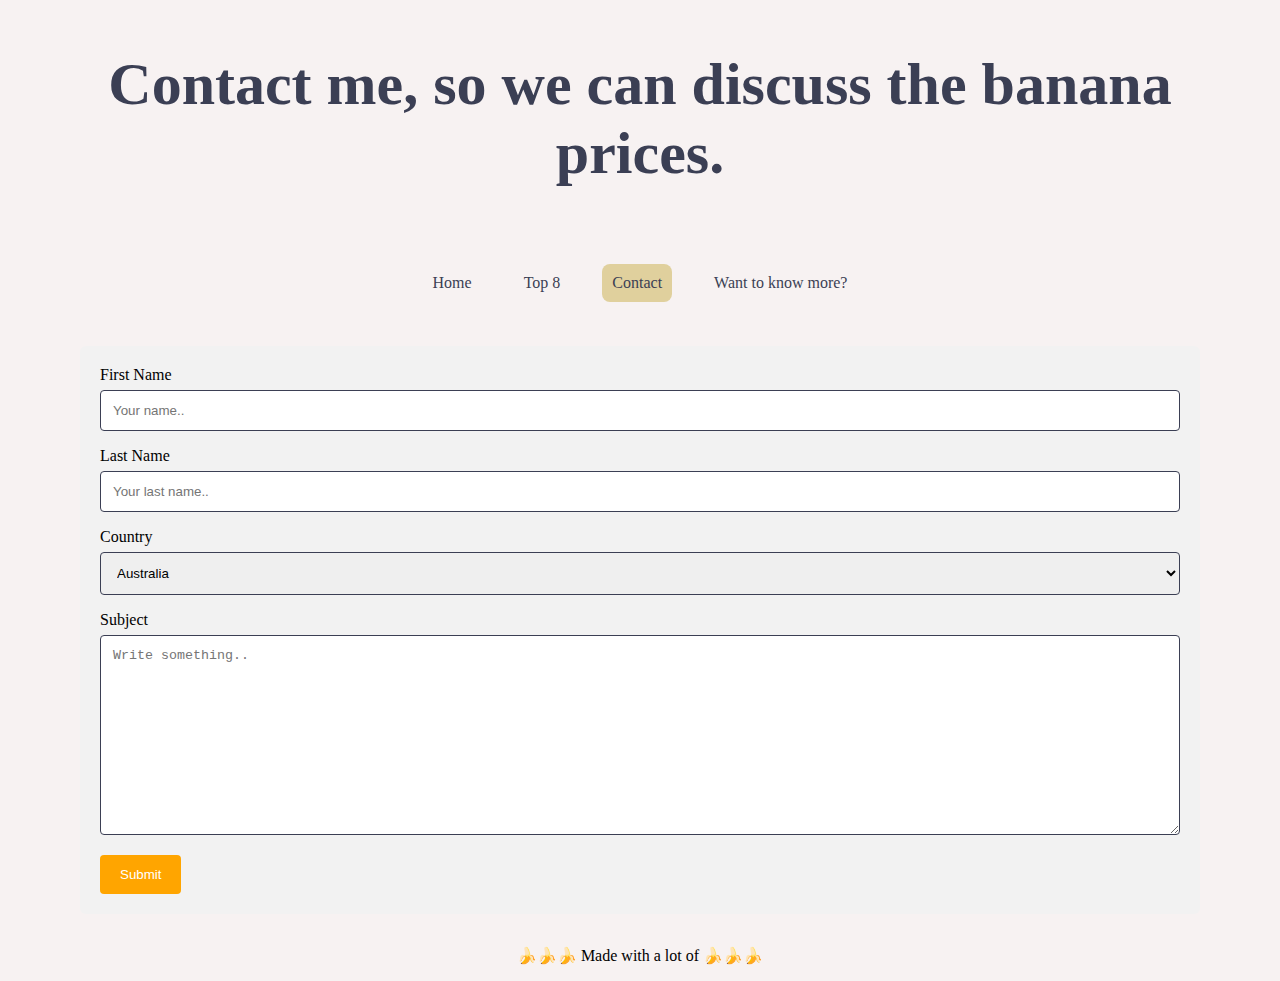
<file: contact.html>
<!DOCTYPE html>
<html>
<head>
	<link rel="stylesheet" href="style.css">
	<meta charset="utf-8">
	<meta name="viewport" content="width=device-width, initial-scale=1">
	<title></title>
</head>
<body>


<h2>Contact me, so we can discuss the banana prices.</h2>

<div class="container">
	<ul>
  <li><a href="index.html">Home</a></li>
  <li><a href="list.html">Top 8</a></li>
  <li><a class="active" href="contact.html">Contact</a></li>
  <li><a href="wanttoknowmore.html">Want to know more?</a></li>
</ul>
</div>




<div class="form">
  <form action="action_page.php">

    <label for="fname">First Name</label>
    <input type="text" id="fname" name="firstname" placeholder="Your name..">

    <label for="lname">Last Name</label>
    <input type="text" id="lname" name="lastname" placeholder="Your last name..">

    <label for="country">Country</label>
    <select id="country" name="country">
      <option value="australia">Australia</option>
      <option value="canada">Canada</option>
      <option value="usa">USA</option>
    </select>

    <label for="subject">Subject</label>
    <textarea id="subject" name="subject" placeholder="Write something.." style="height:200px"></textarea>

    <input type="submit" value="Submit">

  </form>
</div>







</body>


	<footer>
        <p>🍌🍌🍌 Made with a lot of 🍌🍌🍌</p>
    </footer>



</html>
</file>
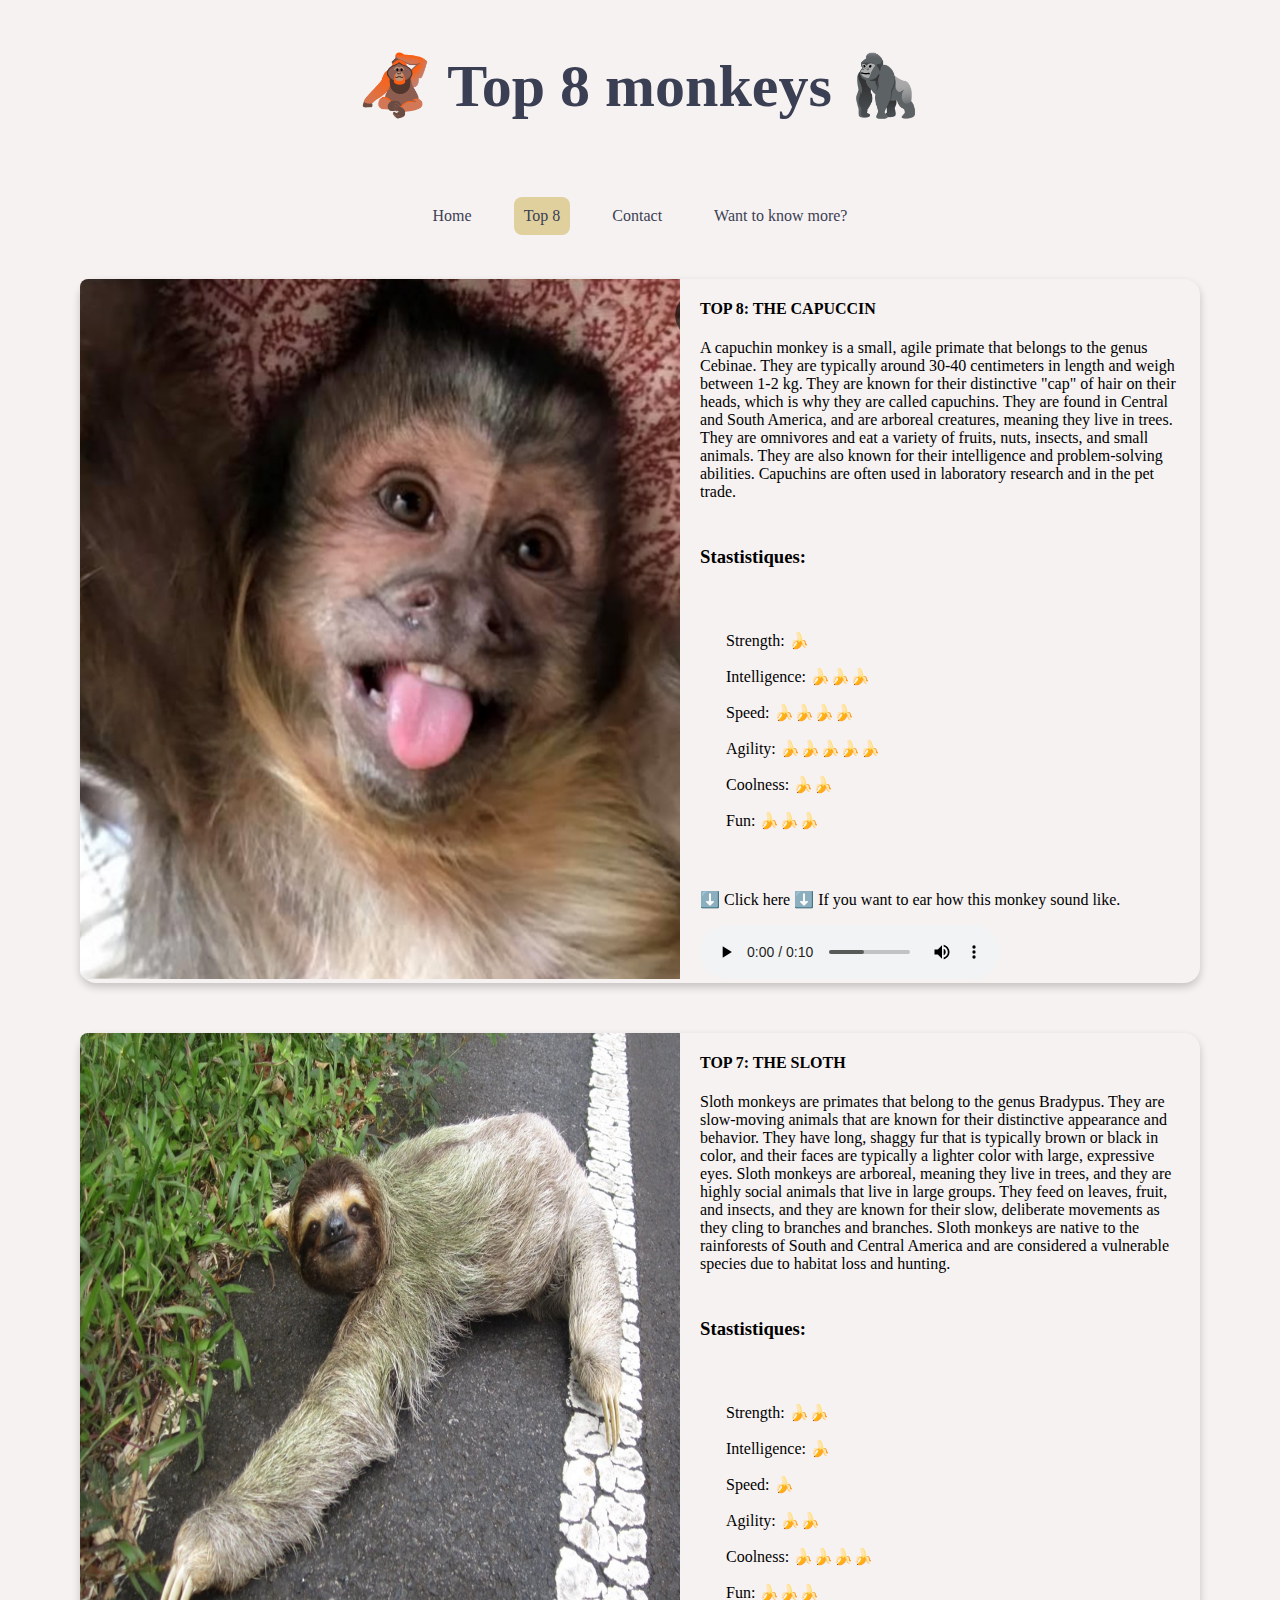
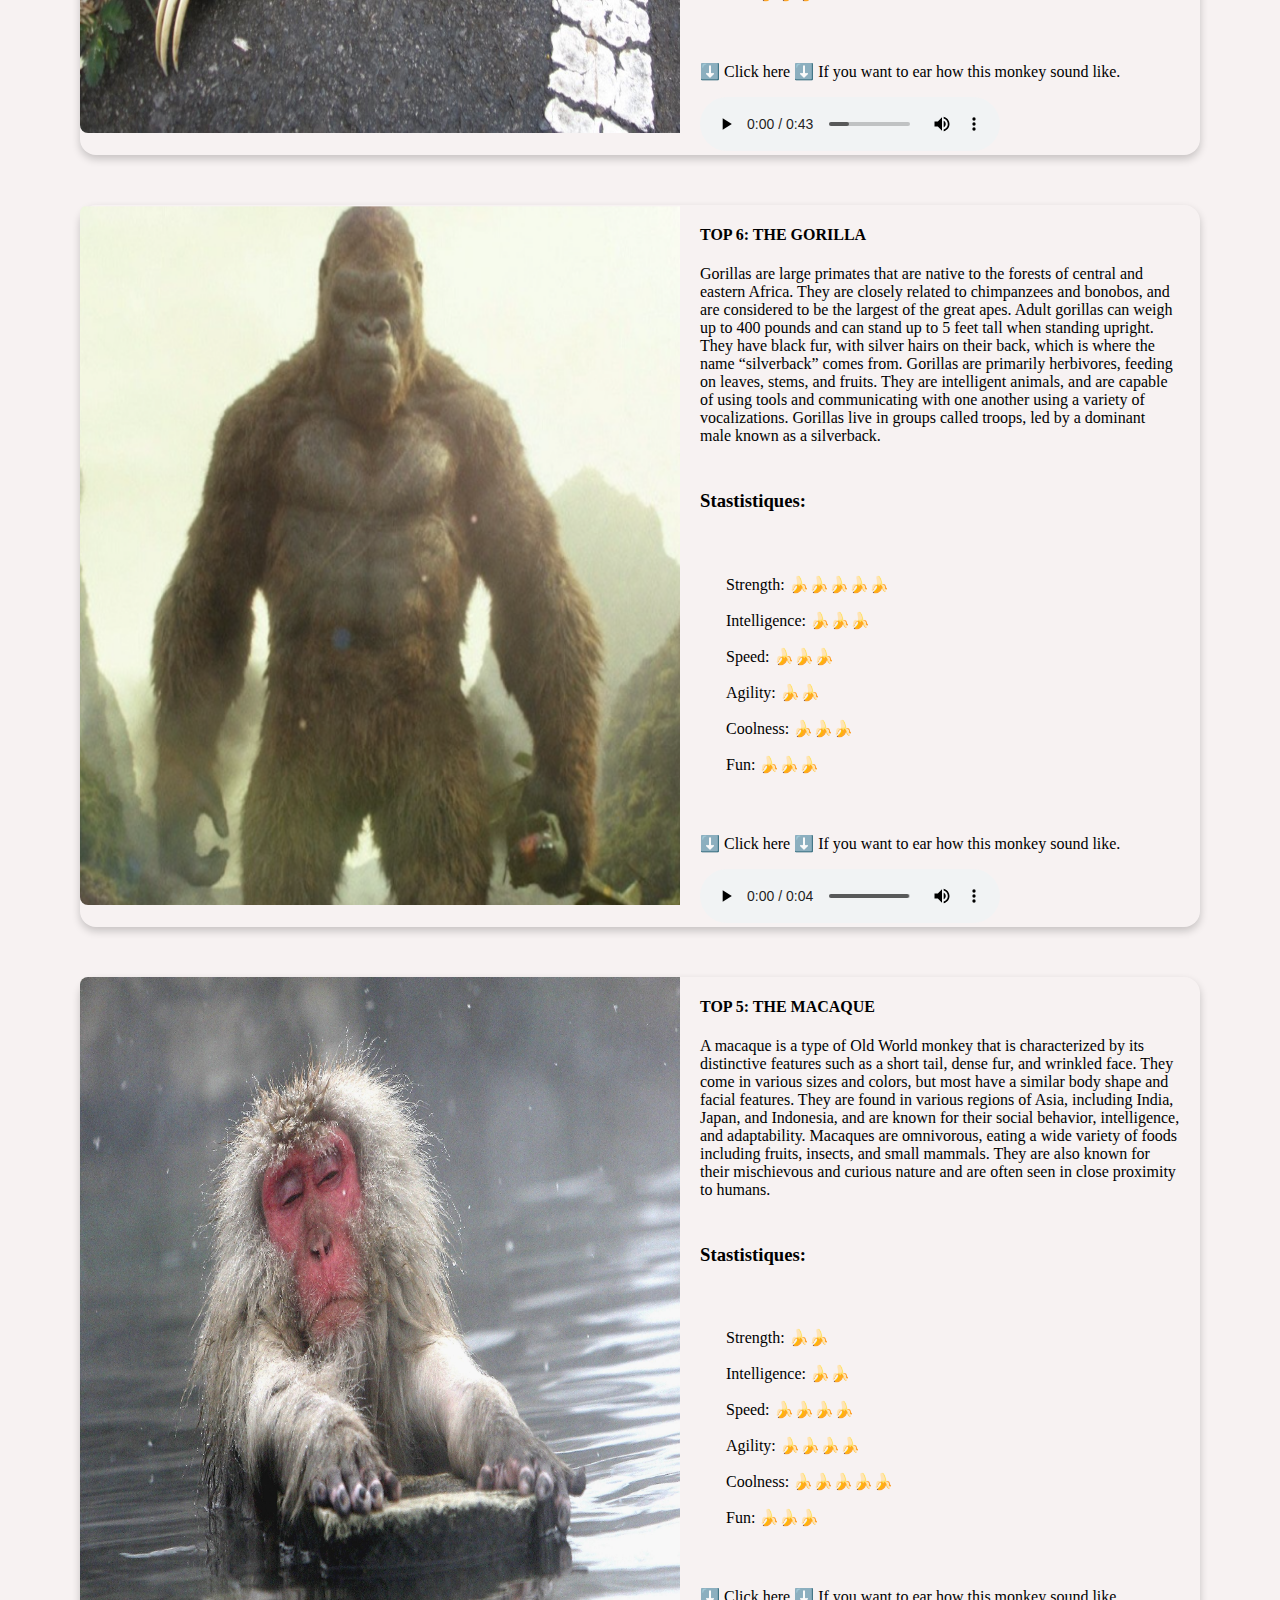
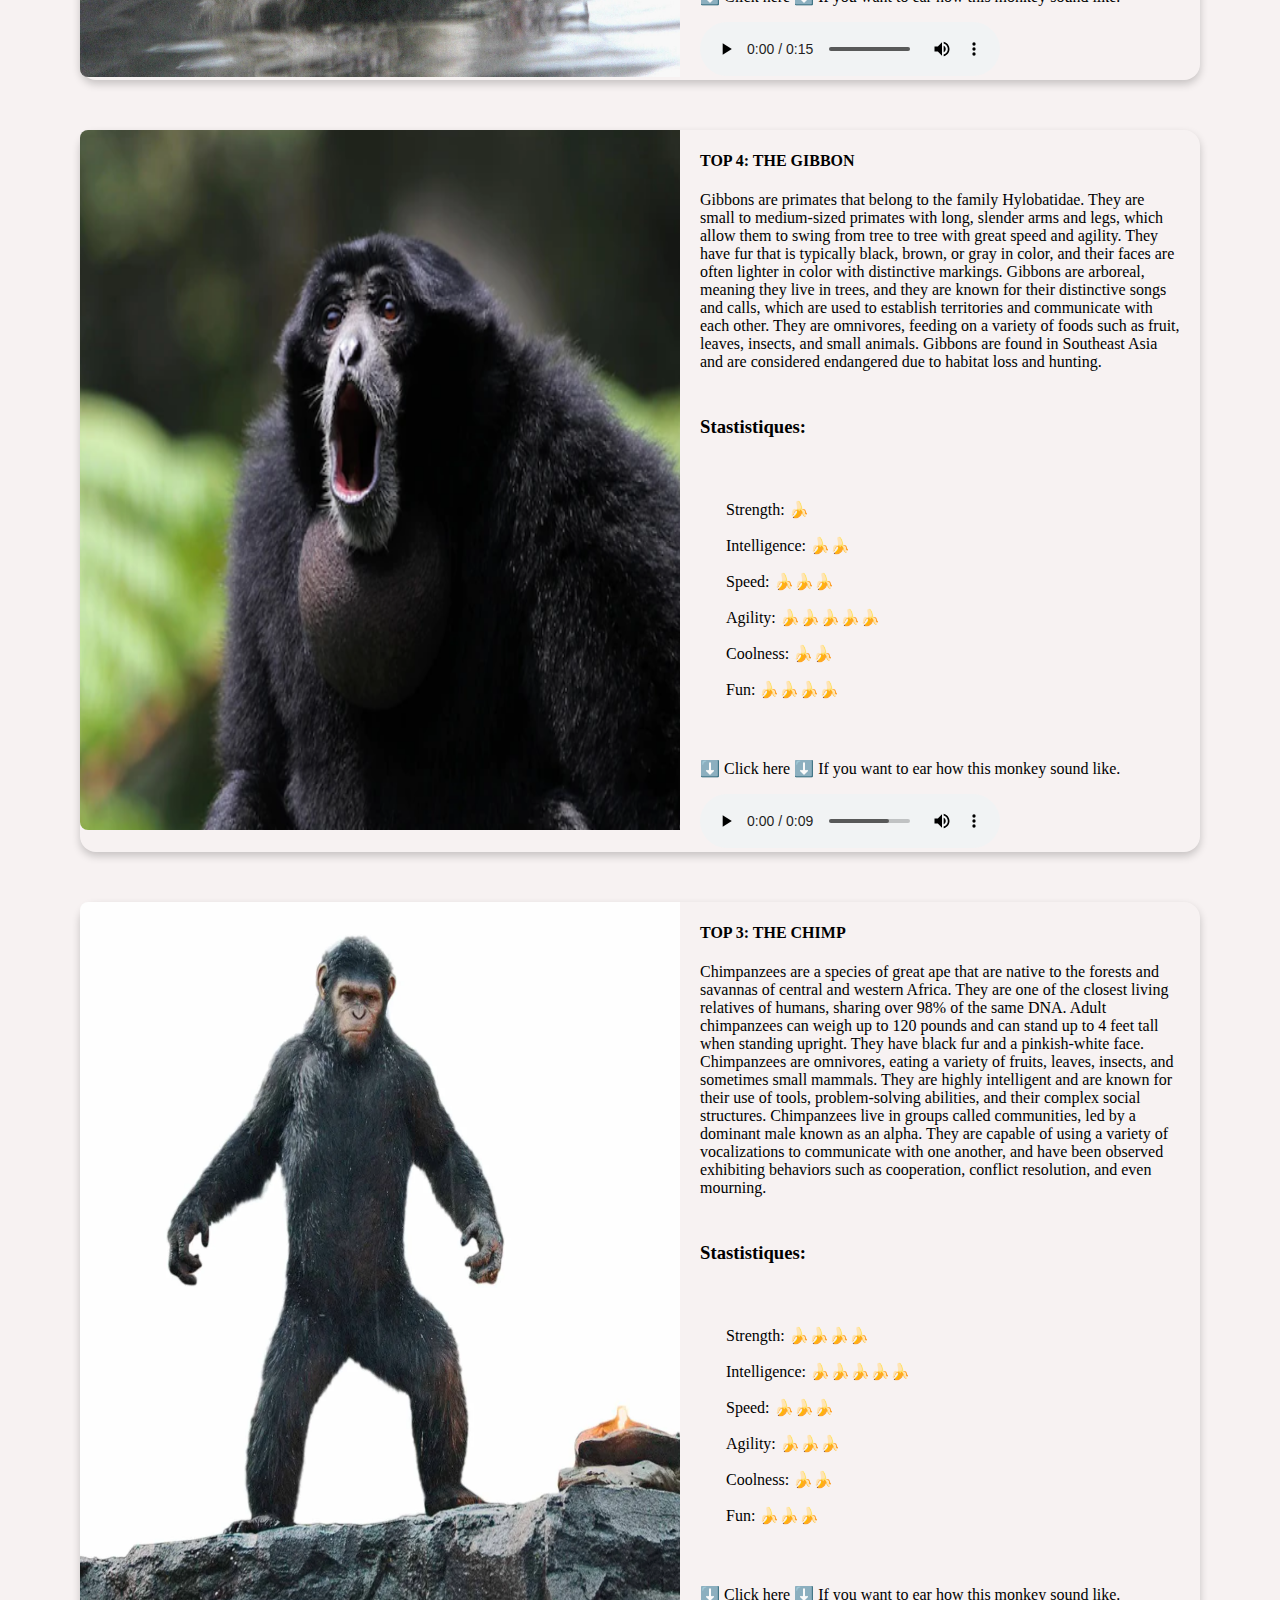
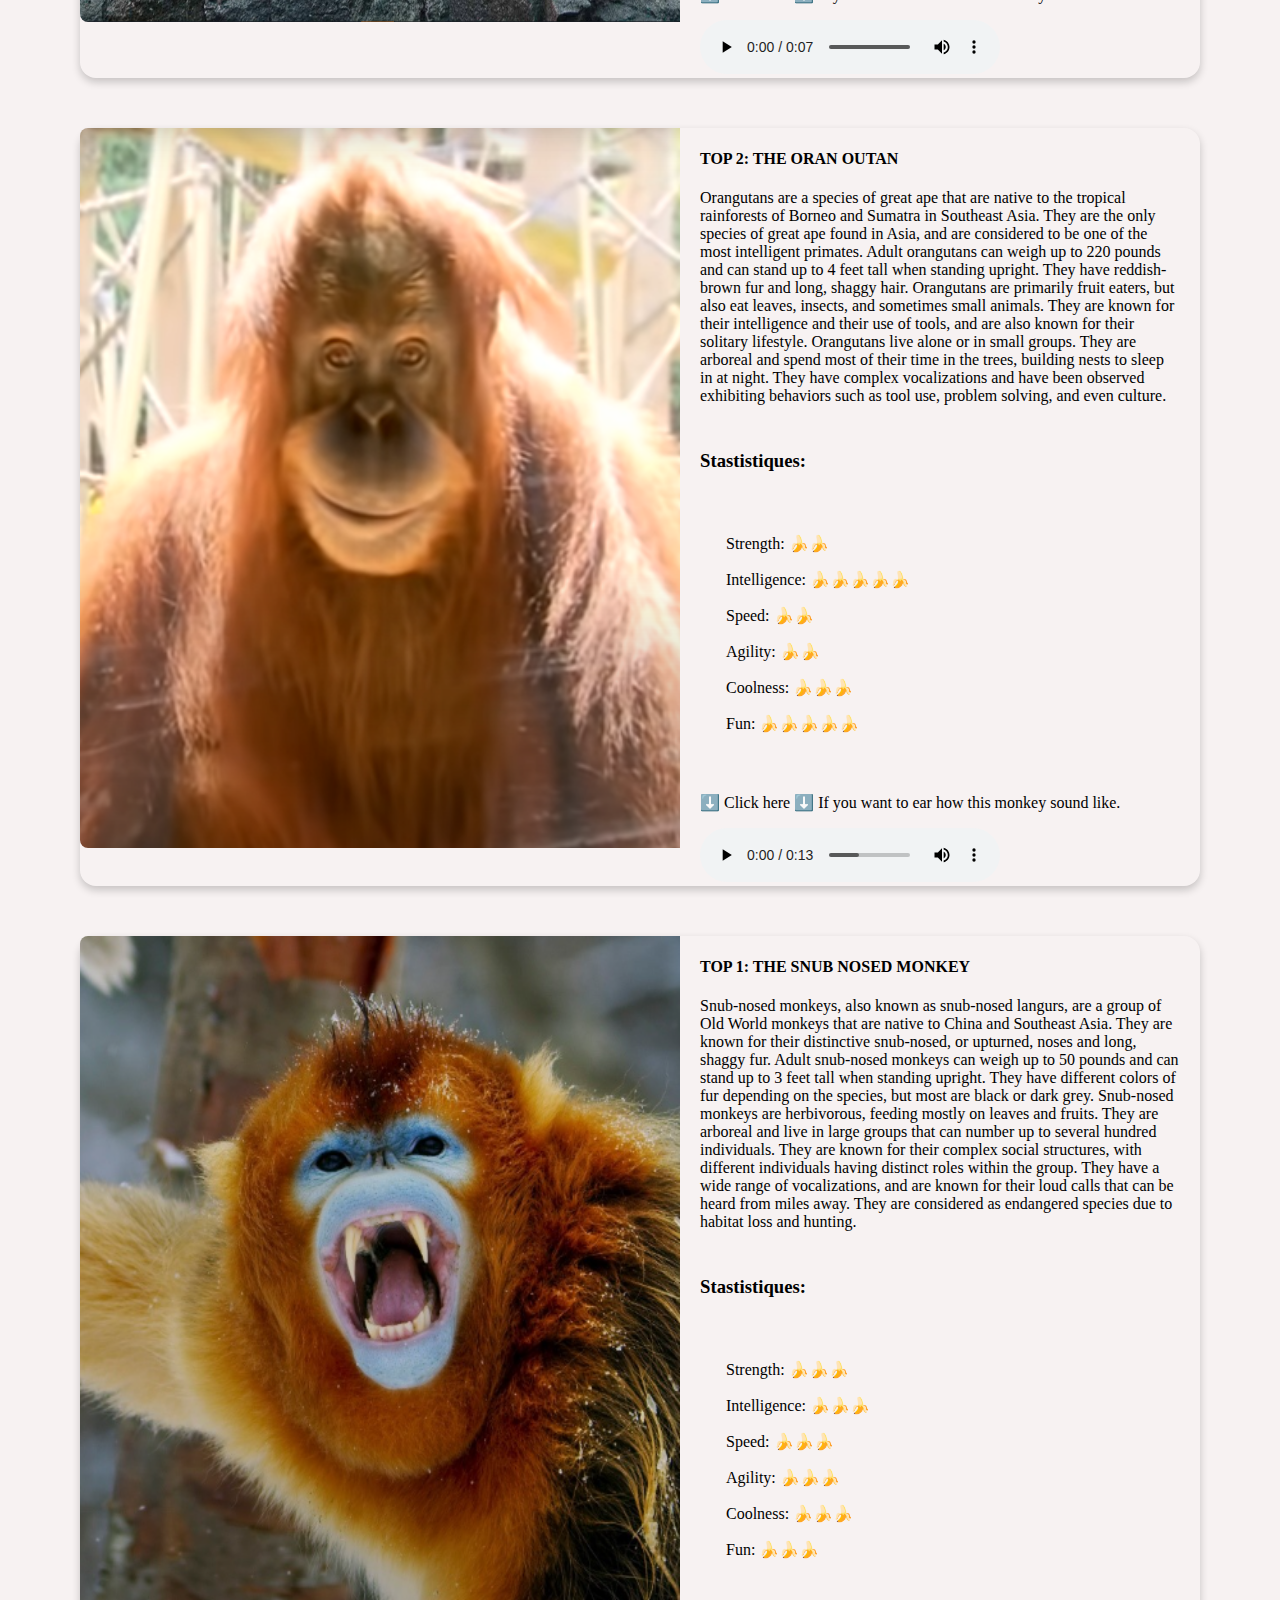
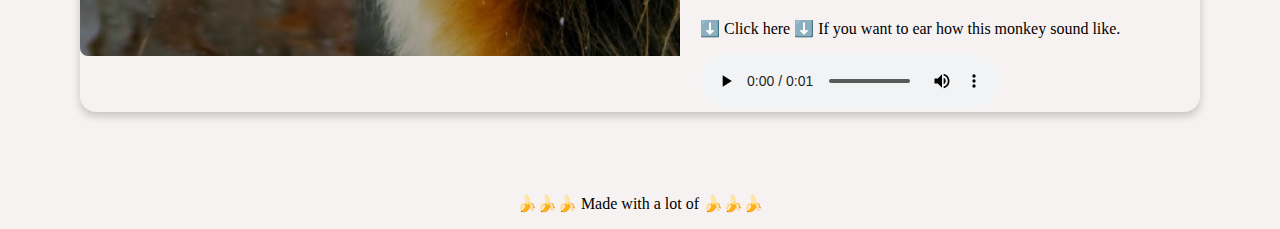
<file: list.html>
<!DOCTYPE html>
<html>
<head>
	<link rel="stylesheet" href="style.css">
	<meta charset="utf-8">
	<meta name="viewport" content="width=device-width, initial-scale=1">
	<title>My Top 8</title>
</head>
<body>


<h2>🦧 Top 8 monkeys 🦍</h2>

<div class="container">
	<ul>
  <li><a href="index.html">Home</a></li>
  <li><a class="active" href="list.html">Top 8</a></li>
  <li><a href="contact.html">Contact</a></li>
  <li><a href="wanttoknowmore.html">Want to know more?</a></li>
</ul>
</div>



	<div class="uno">
  	<img src="monkeyphoto/goergie.png" alt="Monkey" style="width: 1134px;height:700px">
  		<div class="wrapper">
    		<div class="one"> <h4>TOP 8: THE CAPUCCIN</h4> </div>
    		<div class="two"><p>A capuchin monkey is a small, agile primate that belongs to the genus Cebinae. They are typically around 30-40 centimeters in length and weigh between 1-2 kg. They are known for their distinctive "cap" of hair on their heads, which is why they are called capuchins. They are found in Central and South America, and are arboreal creatures, meaning they live in trees. They are omnivores and eat a variety of fruits, nuts, insects, and small animals. They are also known for their intelligence and problem-solving abilities. Capuchins are often used in laboratory research and in the pet trade.</p>
    		</div>
  
  <div class="stats">
    <div class="tree"><h3>Stastistiques: </h3></div>
	    <div class="four">
		    <ul class="liststat">
			      <br><li>Strength: 🍌</li></br>
			      <br><li>Intelligence: 🍌🍌🍌</li></br>
			      <br><li>Speed: 🍌🍌🍌🍌</li></br>
			      <br><li>Agility: 🍌🍌🍌🍌🍌</li></br>
			      <br><li>Coolness: 🍌🍌</li></br>
			      <br><li>Fun: 🍌🍌🍌</li></br>
		    </ul>
	  	</div>

<p>⬇️ Click here ⬇️ If you want to ear how this monkey sound like.<p>

<div class="five"><audio controls>
    <source src="monkeysound/Capuchin.mp3" type="audio/mpeg">
      Your browser does not support the audio element.
  </audio></div>
</div>
</div>
</div>

<div class="uno">
  	<img src="monkeyphoto/sloth.jpeg" alt="Monkey" style="width: 1134px;height:700px">
  		<div class="wrapper">
    		<div class="one"> <h4>TOP 7: THE SLOTH</h4> </div>
    		<div class="two"><p>Sloth monkeys are primates that belong to the genus Bradypus. They are slow-moving animals that are known for their distinctive appearance and behavior. They have long, shaggy fur that is typically brown or black in color, and their faces are typically a lighter color with large, expressive eyes. Sloth monkeys are arboreal, meaning they live in trees, and they are highly social animals that live in large groups. They feed on leaves, fruit, and insects, and they are known for their slow, deliberate movements as they cling to branches and branches. Sloth monkeys are native to the rainforests of South and Central America and are considered a vulnerable species due to habitat loss and hunting.</p>
    		</div>
  
  <div class="stats">
    <div class="tree"><h3>Stastistiques: </h3></div>
	    <div class="four">
		    <ul class="liststat">
			      <br><li>Strength: 🍌🍌</li></br>
			      <br><li>Intelligence: 🍌</li></br>
			      <br><li>Speed: 🍌</li></br>
			      <br><li>Agility: 🍌🍌</li></br>
			      <br><li>Coolness: 🍌🍌🍌🍌</li></br>
			      <br><li>Fun: 🍌🍌🍌</li></br>
		    </ul>
	  	</div>

<p>⬇️ Click here ⬇️ If you want to ear how this monkey sound like.<p>

<div class="five"><audio controls>
    <source src="monkeysound/goofyahhboy.mp3" type="audio/mpeg">
      Your browser does not support the audio element.
  </audio></div>
</div>
</div>
</div>



<div class="uno">
	<img src="monkeyphoto/kingkong.png" alt="Monkey" style="width: 1134px;height:700px">
  <div class="wrapper">
    <div class="one"><h4>TOP 6: THE GORILLA</h4></div>
    <div class="two"><p>Gorillas are large primates that are native to the forests of central and eastern Africa. They are closely related to chimpanzees and bonobos, and are considered to be the largest of the great apes. Adult gorillas can weigh up to 400 pounds and can stand up to 5 feet tall when standing upright. They have black fur, with silver hairs on their back, which is where the name “silverback” comes from. Gorillas are primarily herbivores, feeding on leaves, stems, and fruits. They are intelligent animals, and are capable of using tools and communicating with one another using a variety of vocalizations. Gorillas live in groups called troops, led by a dominant male known as a silverback.</p>
  </div>

  <div class="stats">
  	<div class="tree"><h3>Stastistiques: </h3></div>
  	<div class="four">
  	<ul class="liststat">
						<br><li>Strength: 🍌🍌🍌🍌🍌</li></br>
			      <br><li>Intelligence: 🍌🍌🍌</li></br>
			      <br><li>Speed: 🍌🍌🍌</li></br>
			      <br><li>Agility: 🍌🍌</li></br>
			      <br><li>Coolness: 🍌🍌🍌</li></br>
			      <br><li>Fun: 🍌🍌🍌</li></br>
	</ul>
</div>

<div class=text2><p>⬇️ Click here ⬇️ If you want to ear how this monkey sound like.<p></div>

  <div class="five"><audio controls>
    <source src="monkeysound/crijc.mp3" type="audio/mpeg">
      Your browser does not support the audio element.
  </audio></div>
</div>
</div>
</div>

<div class="uno">
	<img src="monkeyphoto/macaque.jpeg" alt="Monkey" style="width: 1134px;height:700px";>
  <div class="wrapper">
    <div class="one"><h4>TOP 5: THE MACAQUE</h4></div>
    <div class="two"><p>A macaque is a type of Old World monkey that is characterized by its distinctive features such as a short tail, dense fur, and wrinkled face. They come in various sizes and colors, but most have a similar body shape and facial features. They are found in various regions of Asia, including India, Japan, and Indonesia, and are known for their social behavior, intelligence, and adaptability. Macaques are omnivorous, eating a wide variety of foods including fruits, insects, and small mammals. They are also known for their mischievous and curious nature and are often seen in close proximity to humans.</p>
  </div>

  <div class="stats">
  	<div class="tree"><h3>Stastistiques: </h3></div>
  	<div class="four">
  	<ul class="liststat">
						<br><li>Strength: 🍌🍌</li></br>
			      <br><li>Intelligence: 🍌🍌</li></br>
			      <br><li>Speed: 🍌🍌🍌🍌</li></br>
			      <br><li>Agility: 🍌🍌🍌🍌</li></br>
			      <br><li>Coolness: 🍌🍌🍌🍌🍌</li></br>
			      <br><li>Fun: 🍌🍌🍌</li></br>
	</ul>
</div>

<p>⬇️ Click here ⬇️ If you want to ear how this monkey sound like.<p>

  <div class="five"><audio controls>
    <source src="monkeysound/throatsinging.mp3" type="audio/mpeg">
      Your browser does not support the audio element.
  </audio></div>
</div>
</div>
</div>

<div class="uno">
	<img src="monkeyphoto/gibbon4.png" alt="Monkey" style="width: 1134px;height:700px";>
  <div class="wrapper">
    <div class="one"><h4>TOP 4: THE GIBBON</h4></div>
    <div class="two"><p>Gibbons are primates that belong to the family Hylobatidae. They are small to medium-sized primates with long, slender arms and legs, which allow them to swing from tree to tree with great speed and agility. They have fur that is typically black, brown, or gray in color, and their faces are often lighter in color with distinctive markings. Gibbons are arboreal, meaning they live in trees, and they are known for their distinctive songs and calls, which are used to establish territories and communicate with each other. They are omnivores, feeding on a variety of foods such as fruit, leaves, insects, and small animals. Gibbons are found in Southeast Asia and are considered endangered due to habitat loss and hunting.</p>
  </div>

  <div class="stats">
  	<div class="tree"><h3>Stastistiques: </h3></div>
  	<div class="four">
  	<ul class="liststat">
						<br><li>Strength: 🍌</li></br>
			      <br><li>Intelligence: 🍌🍌</li></br>
			      <br><li>Speed: 🍌🍌🍌</li></br>
			      <br><li>Agility: 🍌🍌🍌🍌🍌</li></br>
			      <br><li>Coolness: 🍌🍌</li></br>
			      <br><li>Fun: 🍌🍌🍌🍌</li></br>
	</ul>
</div>

<p>⬇️ Click here ⬇️ If you want to ear how this monkey sound like.<p>

  <div class="five"><audio controls>
    <source src="monkeysound/gibbon.mp3" type="audio/mpeg">
      Your browser does not support the audio element.
  </audio></div>
</div>
</div>
</div>

<div class="uno">
	<img src="monkeyphoto/apos.png" alt="Monkey" style="width: 1134px;height:720px">
  <div class="wrapper">
    <div class="one"><h4><b>TOP 3: THE CHIMP</b></h4>
    <p>Chimpanzees are a species of great ape that are native to the forests and savannas of central and western Africa. They are one of the closest living relatives of humans, sharing over 98% of the same DNA. Adult chimpanzees can weigh up to 120 pounds and can stand up to 4 feet tall when standing upright. They have black fur and a pinkish-white face. Chimpanzees are omnivores, eating a variety of fruits, leaves, insects, and sometimes small mammals. They are highly intelligent and are known for their use of tools, problem-solving abilities, and their complex social structures. Chimpanzees live in groups called communities, led by a dominant male known as an alpha. They are capable of using a variety of vocalizations to communicate with one another, and have been observed exhibiting behaviors such as cooperation, conflict resolution, and even mourning.</p>
  </div>

  <div class="stats">
  	<div class="tree"><h3>Stastistiques: </h3></div>
  	<div class="four">
  	<ul class="liststat">
						<br><li>Strength: 🍌🍌🍌🍌</li></br>
			      <br><li>Intelligence: 🍌🍌🍌🍌🍌</li></br>
			      <br><li>Speed: 🍌🍌🍌</li></br>
			      <br><li>Agility: 🍌🍌🍌</li></br>
			      <br><li>Coolness: 🍌🍌</li></br>
			      <br><li>Fun: 🍌🍌🍌</li></br>
	</ul>
</div>

  <p>⬇️ Click here ⬇️ If you want to ear how this monkey sound like.<p>

  <div class="five"><audio controls>
    <source src="monkeysound/monkey noise 1.mp3" type="audio/mpeg">
      Your browser does not support the audio element.
  </audio></div>
</div>
</div>
</div>



<div class="uno">
	<img src="monkeyphoto/oran.png" alt="Monkey" style="width: 1134px;height:720px">
   <div class="wrapper">
    <div class="one"> <h4>TOP 2: THE ORAN OUTAN</h4></div>
     <div class="two"><p>Orangutans are a species of great ape that are native to the tropical rainforests of Borneo and Sumatra in Southeast Asia. They are the only species of great ape found in Asia, and are considered to be one of the most intelligent primates. Adult orangutans can weigh up to 220 pounds and can stand up to 4 feet tall when standing upright. They have reddish-brown fur and long, shaggy hair. Orangutans are primarily fruit eaters, but also eat leaves, insects, and sometimes small animals. They are known for their intelligence and their use of tools, and are also known for their solitary lifestyle. Orangutans live alone or in small groups. They are arboreal and spend most of their time in the trees, building nests to sleep in at night. They have complex vocalizations and have been observed exhibiting behaviors such as tool use, problem solving, and even culture.</p>
  </div>

  <div class="stats">
  	<div class="tree"><h3>Stastistiques: </h3></div>
  	<div class="four">
  	<ul class="liststat">
						<br><li>Strength: 🍌🍌</li></br>
			      <br><li>Intelligence: 🍌🍌🍌🍌🍌</li></br>
			      <br><li>Speed: 🍌🍌</li></br>
			      <br><li>Agility: 🍌🍌</li></br>
			      <br><li>Coolness: 🍌🍌🍌</li></br>
			      <br><li>Fun: 🍌🍌🍌🍌🍌</li></br>
	</ul>
</div>

  <p>⬇️ Click here ⬇️ If you want to ear how this monkey sound like.<p>

  <div class="five"><audio controls>
    <source src="monkeysound/stinky.mp3" type="audio/mpeg">
      Your browser does not support the audio element.
  </audio></div>
</div>
</div>
</div>



<div class="uno">
	<img src="monkeyphoto/goldmonkey.png" alt="Monkey" style="width: 1134px;height:720px">
  <div class="wrapper">
    <div class="one"><h4>TOP 1: THE SNUB NOSED MONKEY</h4></div>
    <div class="two"><p>Snub-nosed monkeys, also known as snub-nosed langurs, are a group of Old World monkeys that are native to China and Southeast Asia. They are known for their distinctive snub-nosed, or upturned, noses and long, shaggy fur. Adult snub-nosed monkeys can weigh up to 50 pounds and can stand up to 3 feet tall when standing upright. They have different colors of fur depending on the species, but most are black or dark grey.
    Snub-nosed monkeys are herbivorous, feeding mostly on leaves and fruits. They are arboreal and live in large groups that can number up to several hundred individuals. They are known for their complex social structures, with different individuals having distinct roles within the group. They have a wide range of vocalizations, and are known for their loud calls that can be heard from miles away. They are considered as endangered species due to habitat loss and hunting.</p>
  </div>

  <div class="stats">
  	<div class="tree"><h3>Stastistiques: </h3></div>
  	<div class="four">
  	<ul class="liststat">
				<br><li>Strength: 🍌🍌🍌</li></br>
			      <br><li>Intelligence: 🍌🍌🍌</li></br>
			      <br><li>Speed: 🍌🍌🍌</li></br>
			      <br><li>Agility: 🍌🍌🍌</li></br>
			      <br><li>Coolness: 🍌🍌🍌</li></br>
			      <br><li>Fun: 🍌🍌🍌</li></br>
	</ul>
</div>

  <p>⬇️ Click here ⬇️ If you want to ear how this monkey sound like.<p>

  <div class="five"><audio controls>
    <source src="monkeysound/rhaa.mp3" type="audio/mpeg">
      Your browser does not support the audio element.
  </audio></div>
</div>
</div>
</div>









</body>


		<footer>
        <p>🍌🍌🍌 Made with a lot of 🍌🍌🍌</p>
    </footer>

</html>
</file>
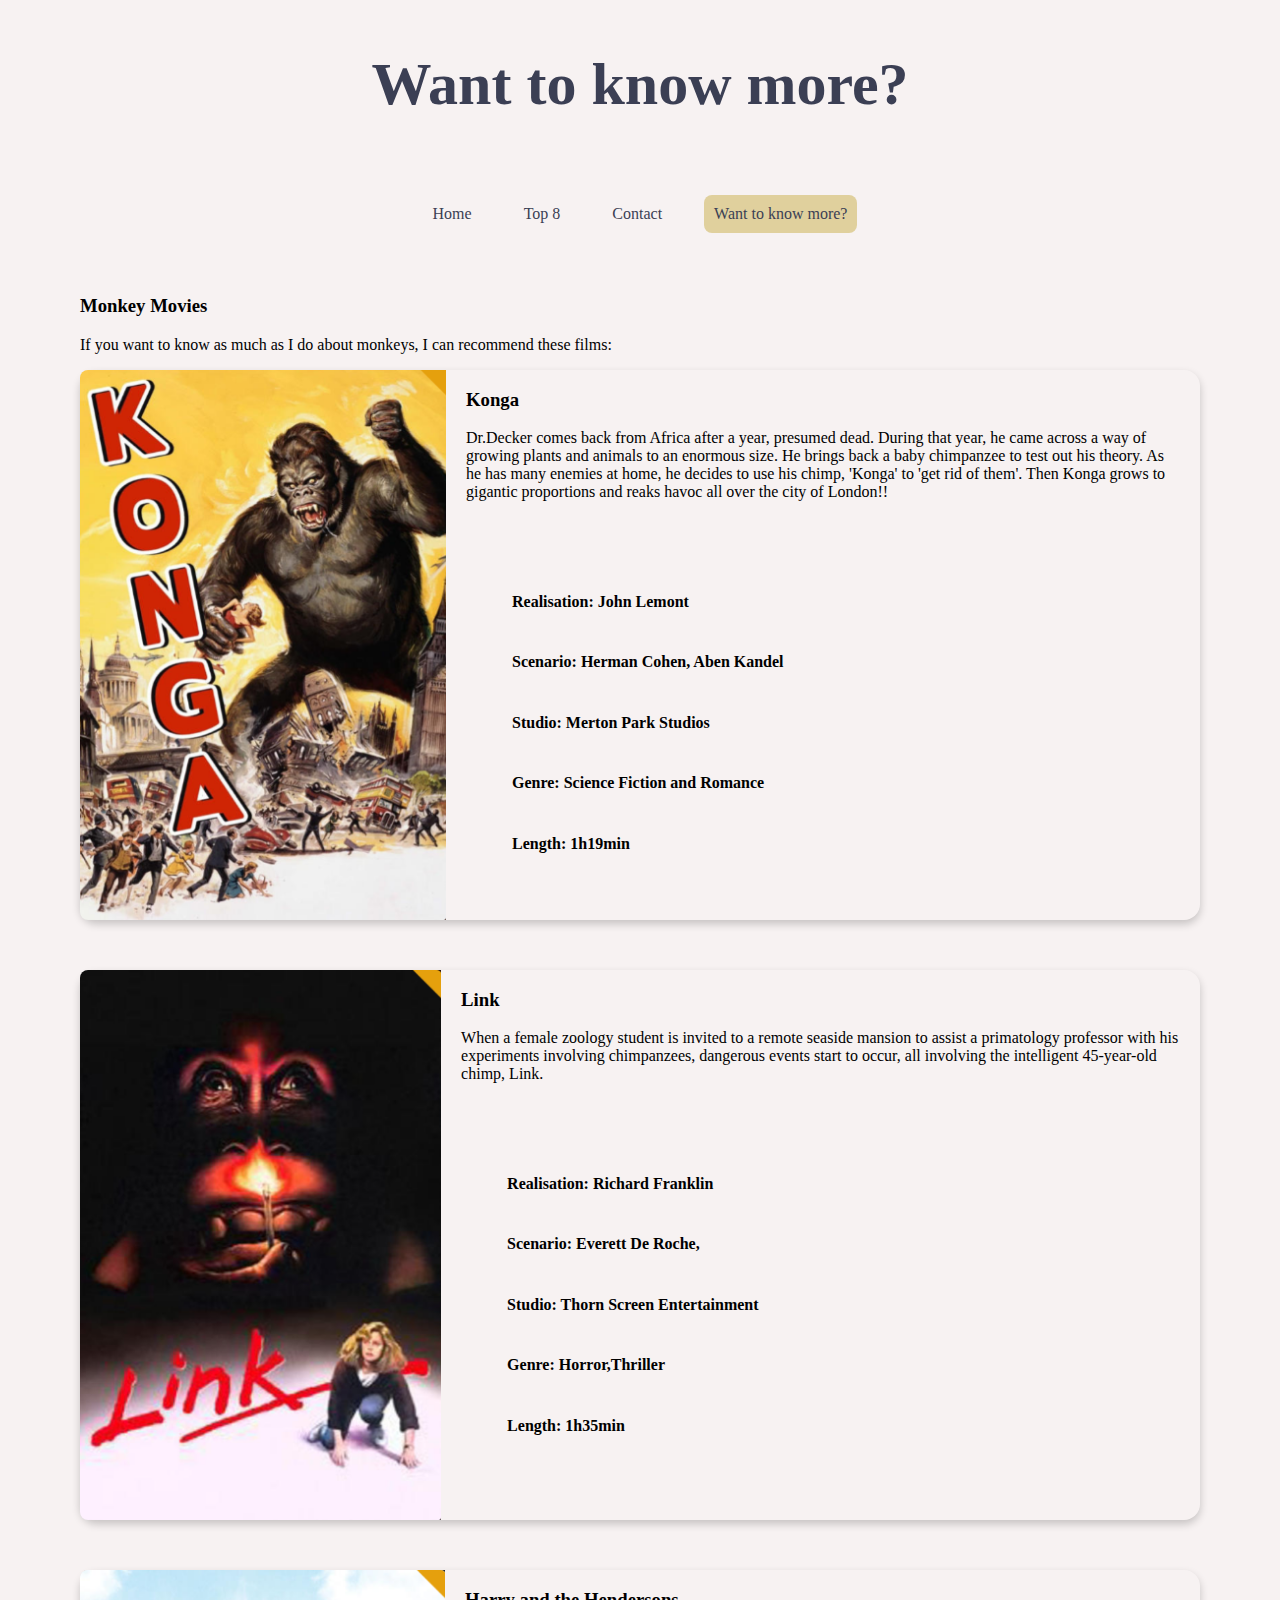
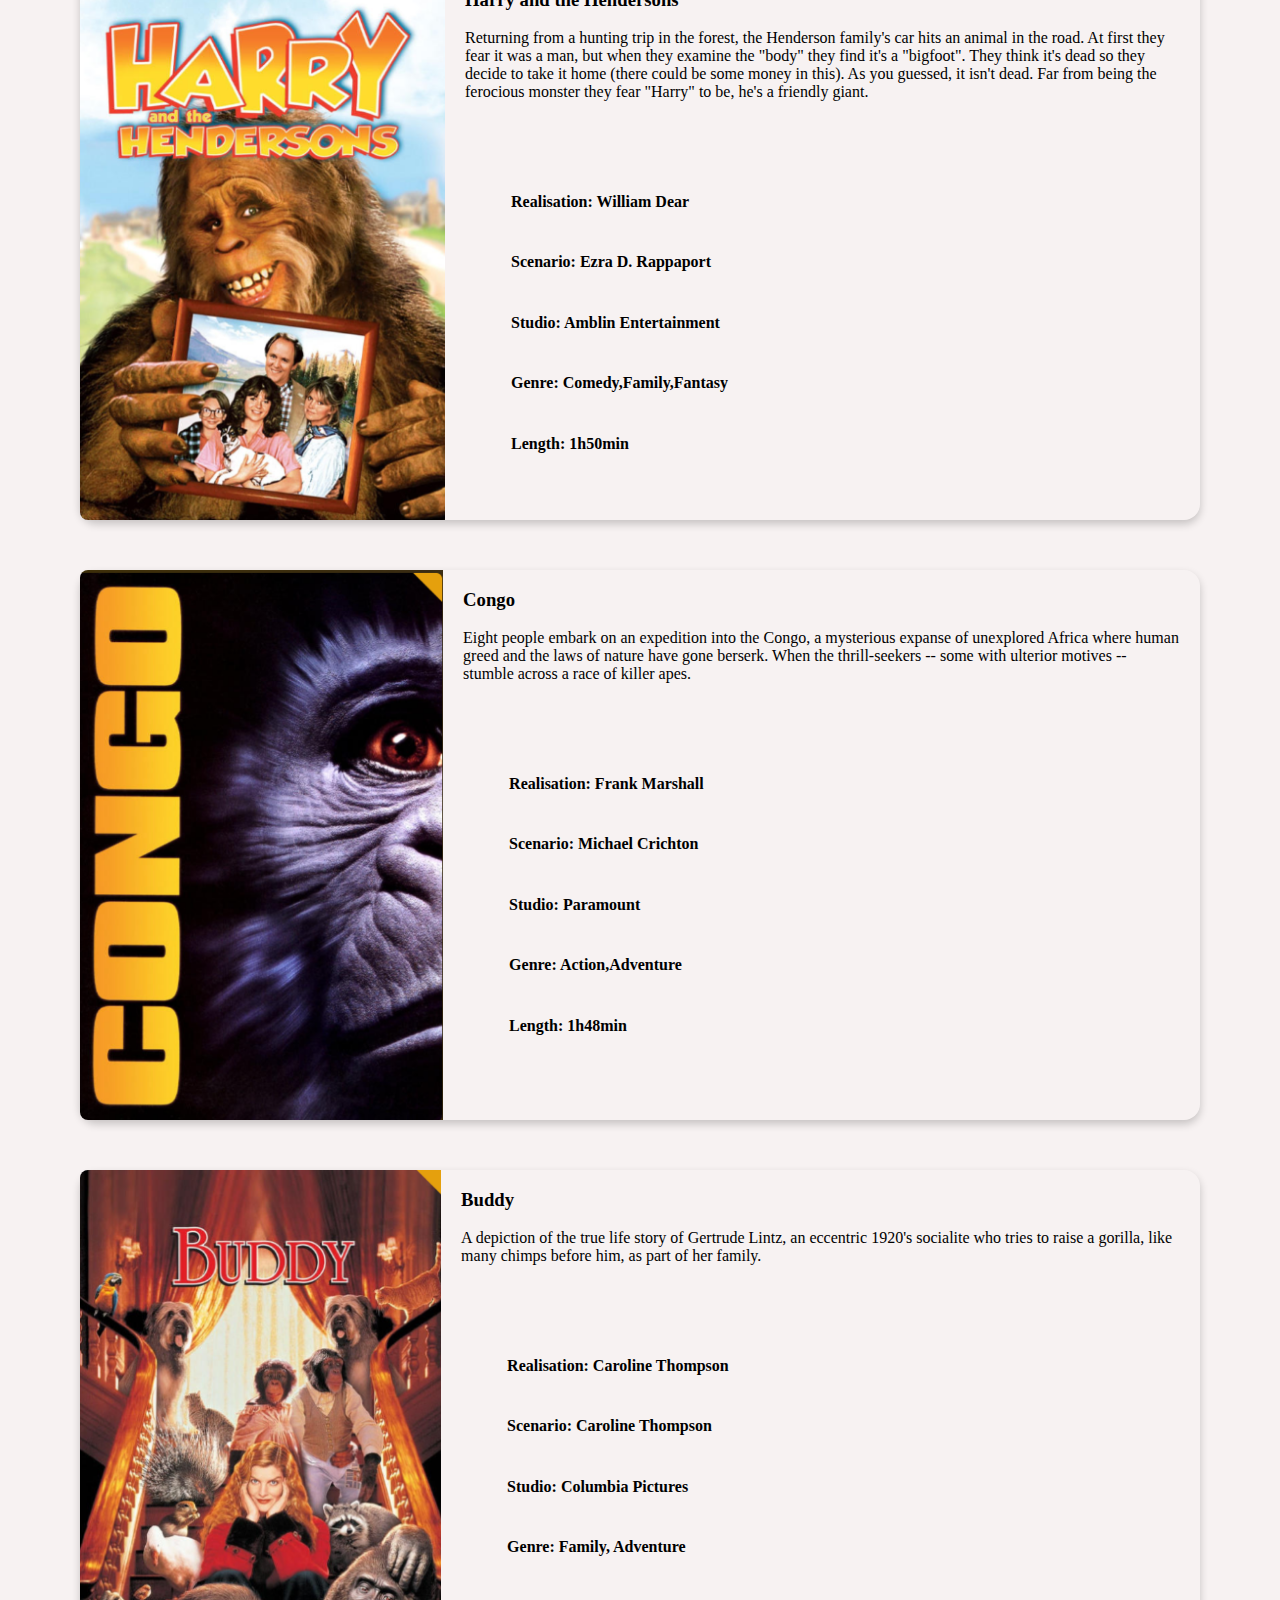
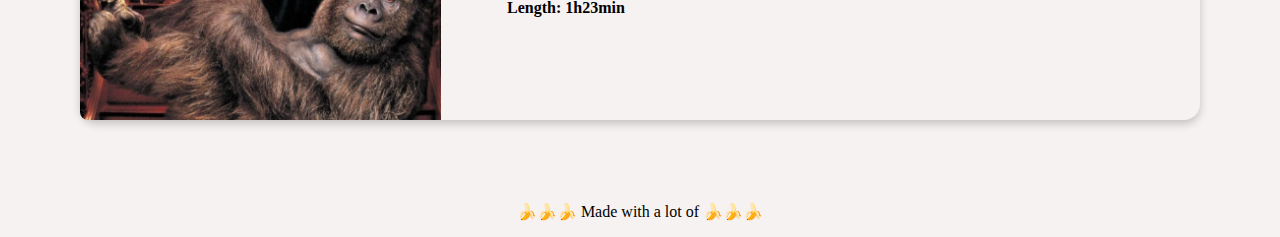
<file: wanttoknowmore.html>
<!DOCTYPE html>
<html>
<head>
	<link rel="stylesheet" href="style.css">
	<meta charset="utf-8">
	<meta name="viewport" content="width=device-width, initial-scale=1">
	<title></title>
</head>
<body>

<h2>Want to know more?</h2>



<div class="container">
	<ul>
  <li><a href="index.html">Home</a></li>
  <li><a href="list.html">Top 8</a></li>
  <li><a href="contact.html">Contact</a></li>
  <li><a class="active" href="wanttoknowmore.html">Want to know more?</a></li>
</ul>
</div>




<h3>Monkey Movies</h3>
<p>If you want to know as much as I do about monkeys, I can recommend these films: </p>

<div class="uno">
  	<img src="monkeyphoto/konga.png" alt="Monkey" style="width: 500px;height:550px ">
  		<div class="wrapper">
    		<div class="one"> <h3>Konga</h3> </div>
    		<div class="two"><p>Dr.Decker comes back from Africa after a year, presumed dead. During that year, he came across a way of growing plants and animals to an enormous size. He brings back a baby chimpanzee to test out his theory. As he has many enemies at home, he decides to use his chimp, 'Konga' to 'get rid of them'. Then Konga grows to gigantic proportions and reaks havoc all over the city of London!!</p>
    		</div>
  
  <div class="stats">
    
	    <div class="six">
		    <ul class="liststat">
			      <br><li><h4>Realisation: John Lemont</h4></li></br>
			      <br><li><h4>Scenario: Herman Cohen, Aben Kandel</h4></li></br>
			      <br><li><h4>Studio: Merton Park Studios</h4></li></br>
			      <br><li><h4>Genre: Science Fiction and Romance</h4></li></br>
			      <br><li><h4>Length: 1h19min</h4></li></br>
			      
		    </ul>
	  	</div>




</div>
</div>
</div>

<div class="uno">
  	<img src="monkeyphoto/link.png" alt="Monkey" style="width: 500px;height:550px ">
  		<div class="wrapper">
    		<div class="one"> <h3>Link</h3> </div>
    		<div class="two"><p>When a female zoology student is invited to a remote seaside mansion to assist a primatology professor with his experiments involving chimpanzees, dangerous events start to occur, all involving the intelligent 45-year-old chimp, Link.</p>
    		</div>
  
  <div class="stats">
    
	    <div class="six">
		    <ul class="liststat">
			      <br><li><h4>Realisation: Richard Franklin</h4></li></br>
			      <br><li><h4>Scenario: Everett De Roche,</h4></li></br>
			      <br><li><h4>Studio: Thorn Screen Entertainment</h4></li></br>
			      <br><li><h4>Genre: Horror,Thriller</h4></li></br>
			      <br><li><h4>Length: 1h35min</h4></li></br>
			      
		    </ul>
	  	</div>




</div>
</div>
</div>

<div class="uno">
  	<img src="monkeyphoto/harry.png" alt="Monkey" style="width: 500px;height:550px ">
  		<div class="wrapper">
    		<div class="one"> <h3>Harry and the Hendersons</h3> </div>
    		<div class="two"><p>Returning from a hunting trip in the forest, the Henderson family's car hits an animal in the road. At first they fear it was a man, but when they examine the "body" they find it's a "bigfoot". They think it's dead so they decide to take it home (there could be some money in this). As you guessed, it isn't dead. Far from being the ferocious monster they fear "Harry" to be, he's a friendly giant.</p>
    		</div>
  
  <div class="stats">
    
	    <div class="six">
		    <ul class="liststat">
			      <br><li><h4>Realisation: William Dear</h4></li></br>
			      <br><li><h4>Scenario: Ezra D. Rappaport</h4></li></br>
			      <br><li><h4>Studio: Amblin Entertainment</h4></li></br>
			      <br><li><h4>Genre: Comedy,Family,Fantasy</h4></li></br>
			      <br><li><h4>Length: 1h50min</h4></li></br>
			      
		    </ul>
	  	</div>




</div>
</div>
</div>



<div class="uno">
  	<img src="monkeyphoto/congo.png" alt="Monkey" style="width: 510px;height:550px ">
  		<div class="wrapper">
    		<div class="one"> <h3>Congo</h3> </div>
    		<div class="two"><p>Eight people embark on an expedition into the Congo, a mysterious expanse of unexplored Africa where human greed and the laws of nature have gone berserk. When the thrill-seekers -- some with ulterior motives -- stumble across a race of killer apes.</p>
    		</div>
  
  <div class="stats">
    
	    <div class="six">
		    <ul class="liststat">
			      <br><li><h4>Realisation: Frank Marshall</h4></li></br>
			      <br><li><h4>Scenario: Michael Crichton</h4></li></br>
			      <br><li><h4>Studio: Paramount</h4></li></br>
			      <br><li><h4>Genre: Action,Adventure</h4></li></br>
			      <br><li><h4>Length: 1h48min</h4></li></br>
			      
		    </ul>
	  	</div>




</div>
</div>
</div>





<div class="uno">
  	<img src="monkeyphoto/buddy.png" alt="Monkey" style="width: 370px;height:550px ">
  		<div class="wrapper">
    		<div class="one"> <h3>Buddy</h3> </div>
    		<div class="two"><p>A depiction of the true life story of Gertrude Lintz, an eccentric 1920's socialite who tries to raise a gorilla, like many chimps before him, as part of her family.</p>
    		</div>
  
  <div class="stats">
    
	    <div class="six">
		    <ul class="liststat">
			      <br><li><h4>Realisation: Caroline Thompson</h4></li></br>
			      <br><li><h4>Scenario: Caroline Thompson</h4></li></br>
			      <br><li><h4>Studio: Columbia Pictures</h4></li></br>
			      <br><li><h4>Genre: Family, Adventure</h4></li></br>
			      <br><li><h4>Length: 1h23min</h4></li></br>
			      
		    </ul>
	  	</div>




</div>
</div>
</div>

</body>


	<footer>
        <p>🍌🍌🍌 Made with a lot of 🍌🍌🍌</p>
    </footer>



</html>
</file>
<file: style.css>
html {
    background-color: #f7f2f2;
}

body {
    background-color: #f7f2f2;
    margin: 40px 80px 10px 80px;
}

h1 {
    position: relative;
    padding-top: 10px;
    font-family: Roboto;
    text-align: center;
    font-style: bold;
    font-size: 100px;
    color: #3b3f54;
}

h2 {
    position: relative;
    font-family: Roboto;
    text-align: center;
    font-style: bold;
    font-size: 60px;
    color: #3b3f54;
}

.subtitle{
        text-align: center;
        font-family: Roboto;
        font-style: semi-bold;
        padding-bottom: 20px;
        font-size: 18px;
}

.container {
    text-align: center;
}

ul {
  list-style-type: none;
  margin-bottom: 30px;
  padding: 10px;
  overflow: hidden;
  display: inline-block;
}

li {
  float: left;
  padding: 0 16px 0 16px;
}

li a {
  display: block;
  color: #3b3f54;
  text-align: center;
  padding: 10px 10px;
  text-decoration: none;
}

li a:hover {
  background-color: #d0e0e3;
  text-decoration: underline;
  border-radius: 8px;
}

.active {
  background-color: #e0d09d;
  border-radius: 8px;
}


.banner {
    display: block;
    margin: auto;
    border-radius: 20px;
}


.button a {
    display:block;
    width:150px;
    margin: auto;
    line-height:50px;
    text-align:center;
    vertical-align:middle;
    background:orange;
    color:white;
    text-decoration:none;
    border-radius: 8px;
    margin-top: 160px;
}
.bouton a:hover {
    background:black;
}

.uno {
    box-shadow: 0 4px 8px 0 rgba(0,0,0,0.2);
    transition: 0.3s;
    border-radius: 16px;
    width: 100%;
    display:flex;
    
    margin-bottom: 50px;
}

.uno:hover {
  box-shadow: 0 8px 16px 0 rgba(0,0,0,0.2);
}

.block {
  padding: 20px 16px;
}

img {
    border-radius: 8px 0 0 8px;
    height: 50%;
    max-width: 600px;
}

.stats {
    padding-top: 10px;
    padding-bottom: 20;
    padding-left: 20px;
}

input[type=text], select, textarea {
  width: 100%; 
  padding: 12px; 
  border: 1px solid #3b3f54; 
  border-radius: 4px; 
  box-sizing: border-box;
  margin-top: 6px; 
  margin-bottom: 16px; 
  resize: vertical 
}

input[type=submit] {
  background-color: orange;
  color: white;
  padding: 12px 20px;
  border: none;
  border-radius: 4px;
  cursor: pointer;
}

input[type=submit]:hover {
  background-color: darkorange;
}

.form {
  border-radius: 6px;
  background-color: #f2f2f2;
  padding: 20px;
}

label {
    display: block;
    text-align: left;
}


footer {
    display: block;
    text-align: center;
    padding-top: 16px;
}




.wrapper {



}

.one {

padding-left:20px;
padding-right:20px;
  
}

.two {

padding-left:20px;
padding-right:20px;

}

.three {

}

.four {

}

.five {

}

.six {padding-left:20px;
padding-right:20px;

}

.text{padding-bottom: 50px}
.text2{padding-bottom: ;: 50px
</file>
